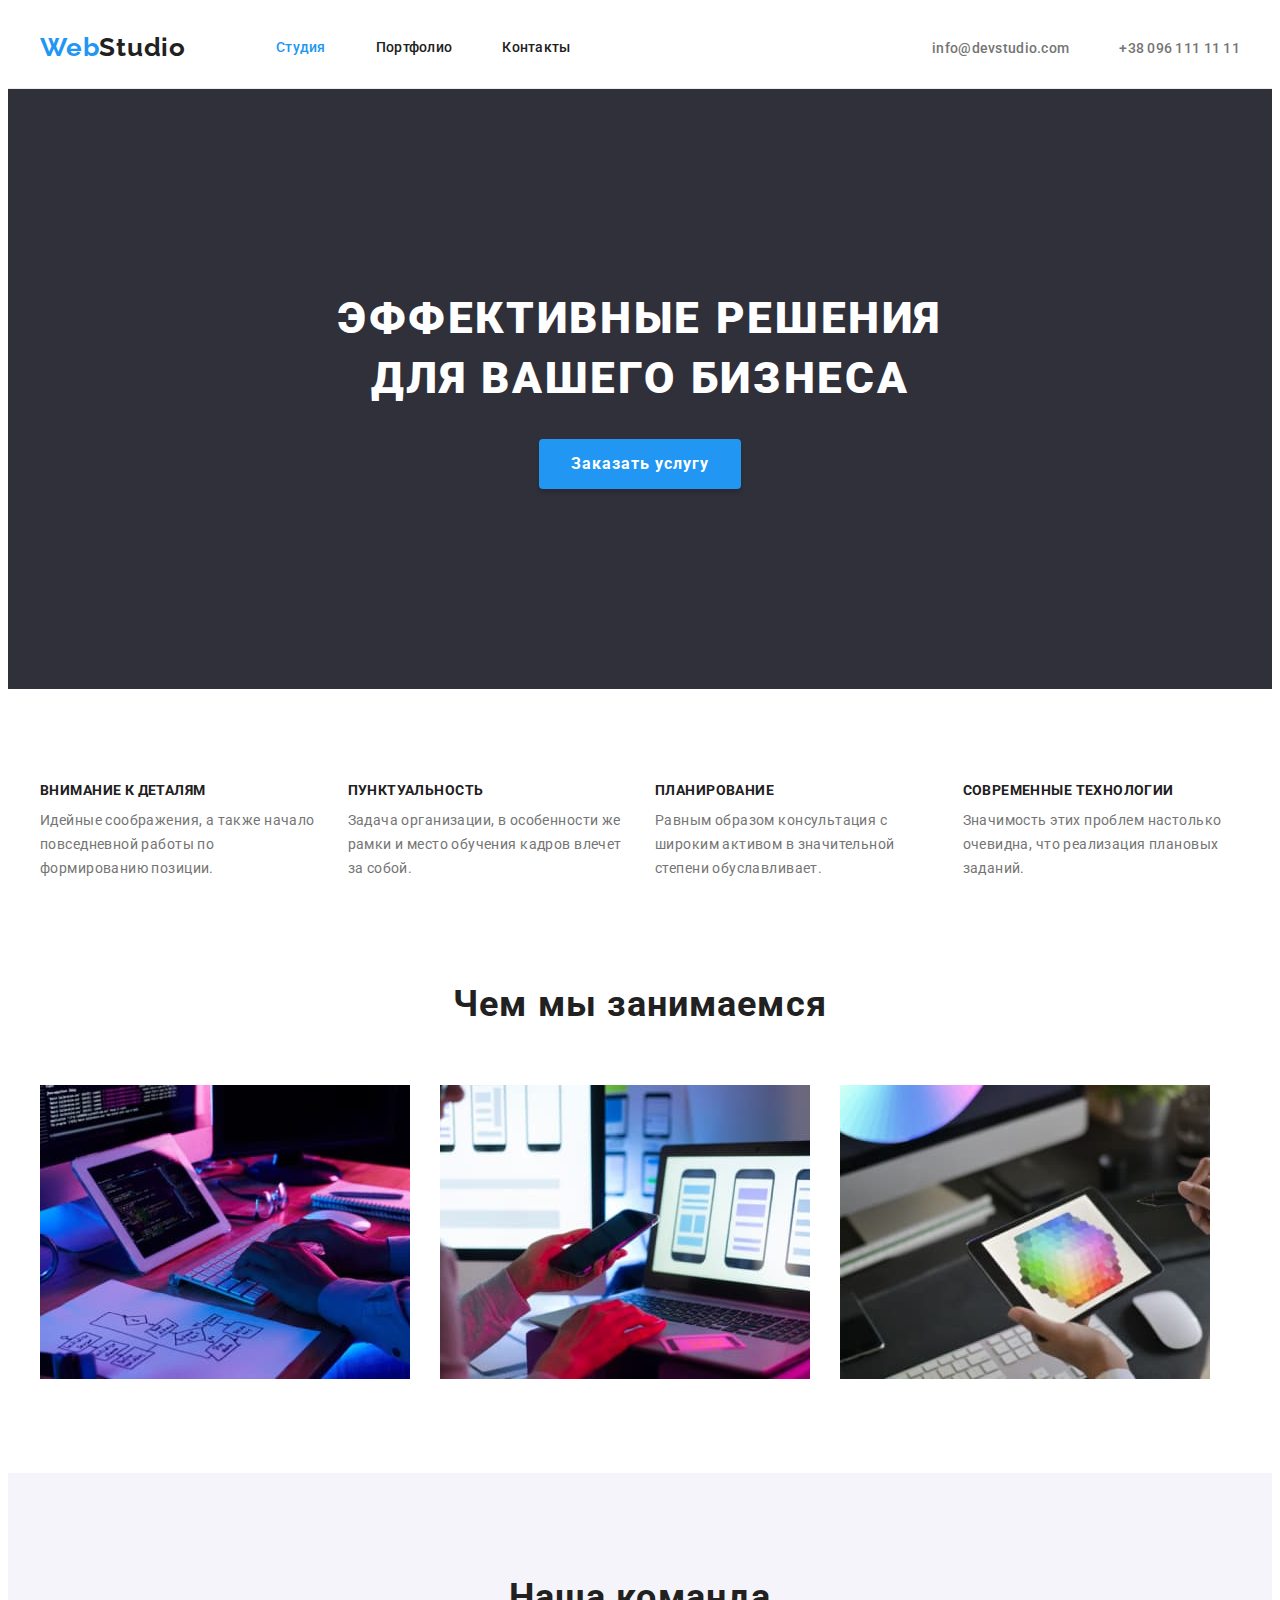
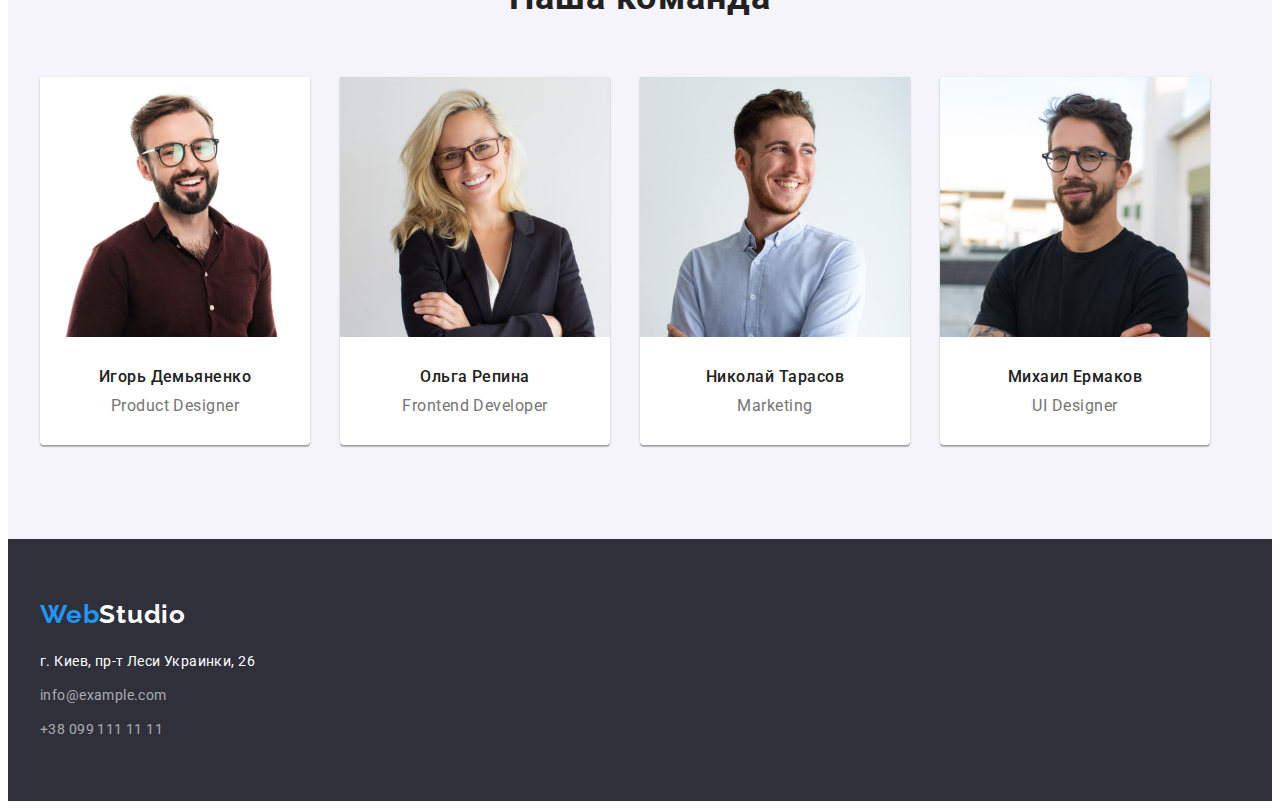
<file: index.html>
<!DOCTYPE html>
<html lang="ru">
  <head>
    <meta charset="UTF-8" />
    <meta http-equiv="X-UA-Compatible" content="IE=edge" />
    <meta name="viewport" content="width=device-width, initial-scale=1.0" />
    <title>Студия</title>
    <link rel="preconnect" href="https://fonts.googleapis.com" />
    <link rel="preconnect" href="https://fonts.gstatic.com" crossorigin />
    <link
      href="https://fonts.googleapis.com/css2?family=Raleway:wght@700&family=Roboto:wght@400;500;700;900&display=swap"
      rel="stylesheet"
    />
    <link
      rel="stylesheet"
      href="https://cdnjs.cloudflare.com/ajax/libs/modern-normalize/1.1.0/modern-normalize.min.css"
      integrity="sha512-wpPYUAdjBVSE4KJnH1VR1HeZfpl1ub8YT/NKx4PuQ5NmX2tKuGu6U/JRp5y+Y8XG2tV+wKQpNHVUX03MfMFn9Q=="
      crossorigin="anonymous"
      referrerpolicy="no-referrer"
    />
    <link rel="stylesheet" href="./css/style.css" />
  </head>
  <body>
    <header class="page-header">
      <div class="container header-container">
        <nav class="navigation">
          <a class="logo link" href="./index.html"
            >Web<span class="logo-header-second-part">Studio</span></a
          >
          <ul class="navigation-list list">
            <li class="navigation-item">
              <a class="navigation-link link current-page" href="">Студия</a>
            </li>
            <li class="navigation-item">
              <a class="navigation-link link" href="./portfolio.html"
                >Портфолио</a
              >
            </li>
            <li class="navigation-item">
              <a class="navigation-link link" href="">Контакты</a>
            </li>
          </ul>
        </nav>
        <ul class="header-contacts list">
          <li class="header-contact-item">
            <a class="header-contact-link link" href="mailto:info@devstudio.com"
              >info@devstudio.com</a
            >
          </li>
          <li class="header-contact-item">
            <a class="header-contact-link link" href="tel:+380961111111"
              >+38 096 111 11 11</a
            >
          </li>
        </ul>
      </div>
    </header>
    <main class="main-page">
      <!-- Секция Герой -->
      <section class="hero-page">
        <div class="container container-hero">
          <h1 class="hero-title title">
            Эффективные решения для вашего бизнеса
          </h1>
          <button class="modal-btn">Заказать услугу</button>
        </div>
      </section>
      <!-- О нас -->
      <section class="about-us section">
        <div class="container">
          <h2 class="title title-hidden">О нас</h2>
          <ul class="about-us-list list">
            <li class="about-us-item item">
              <h3 class="suptitle-about-us subtitile">Внимание к деталям</h3>
              <p class="section-description-about-us">
                Идейные соображения, а также начало повседневной работы по
                формированию позиции.
              </p>
            </li>
            <li class="about-us-item item">
              <h3 class="suptitle-about-us subtitile">Пунктуальность</h3>
              <p class="section-description-about-us">
                Задача организации, в особенности же рамки и место обучения
                кадров влечет за собой.
              </p>
            </li>
            <li class="about-us-item item">
              <h3 class="suptitle-about-us subtitile">Планирование</h3>
              <p class="section-description-about-us">
                Равным образом консультация с широким активом в значительной
                степени обуславливает.
              </p>
            </li>
            <li class="about-us-item item">
              <h3 class="suptitle-about-us subtitile">
                Современные технологии
              </h3>
              <p class="section-description-about-us">
                Значимость этих проблем настолько очевидна, что реализация
                плановых заданий.
              </p>
            </li>
          </ul>
        </div>
      </section>
      <!-- Чем мы занимаемся -->
      <section class="what-we-do section">
        <div class="container">
          <h2 class="title">Чем мы занимаемся</h2>
          <ul class="what-we-do-list list">
            <li class="item">
              <img
                src="./images/what-we-do/box-1.jpg"
                alt="Картинка 1"
                width="370"
              />
            </li>
            <li class="item">
              <img
                src="./images/what-we-do/box-2.jpg"
                alt="Картинка 2"
                width="370"
              />
            </li>
            <li class="item">
              <img
                src="./images/what-we-do/box-3.jpg"
                alt="Картинка 3"
                width="370"
              />
            </li>
          </ul>
        </div>
      </section>
      <!-- Наша команда -->
      <section class="our-team section">
        <div class="container">
          <h2 class="title">Наша команда</h2>
          <ul class="our-team-list list">
            <li class="team-item item">
              <img
                src="./images/our-team/member-1.jpg"
                alt="Игорь Демьяненко"
                width="270"
              />
              <div class="description-container-team">
                <h3 class="suptitle-team subtitile">Игорь Демьяненко</h3>
                <p class="section-description-team">Product Designer</p>
              </div>
            </li>
            <li class="team-item item">
              <img
                src="./images/our-team/member-2.jpg"
                alt="Ольга Репина"
                width="270"
              />
              <div class="description-container-team">
                <h3 class="suptitle-team subtitile">Ольга Репина</h3>
                <p class="section-description-team">Frontend Developer</p>
              </div>
            </li>
            <li class="team-item item">
              <img
                src="./images/our-team/member-3.jpg"
                alt="Николай Тарасов"
                width="270"
              />
              <div class="description-container-team">
                <h3 class="suptitle-team subtitile">Николай Тарасов</h3>
                <p class="section-description-team">Marketing</p>
              </div>
            </li>
            <li class="team-item item">
              <img
                src="./images/our-team/member-4.jpg"
                alt="Михаил Ермаков"
                width="270"
              />
              <div class="description-container-team">
                <h3 class="suptitle-team subtitile">Михаил Ермаков</h3>
                <p class="section-description-team">UI Designer</p>
              </div>
            </li>
          </ul>
        </div>
      </section>
    </main>
    <footer class="footer">
      <div class="container">
        <a class="logo logo-footer link" href="./index.html"
          >Web<span class="logo-footer-second-part">Studio</span></a
        >
        <address>
          <ul class="address-list list">
            <li class="address-item">
              <a
                class="address-link link"
                target="_blank"
                rel="noopener noreferrer"
                href="https://goo.gl/maps/KZXkS9zSgR6ZFsrs8"
                >г. Киев, пр-т Леси Украинки, 26</a
              >
            </li>
            <li class="address-item">
              <a
                class="address-contact-link link"
                href="mailto:info@example.com"
                >info@example.com</a
              >
            </li>
            <li class="address-item">
              <a class="address-contact-link link" href="tel:+380991111111"
                >+38 099 111 11 11</a
              >
            </li>
          </ul>
        </address>
      </div>
    </footer>
  </body>
</html>
</file>
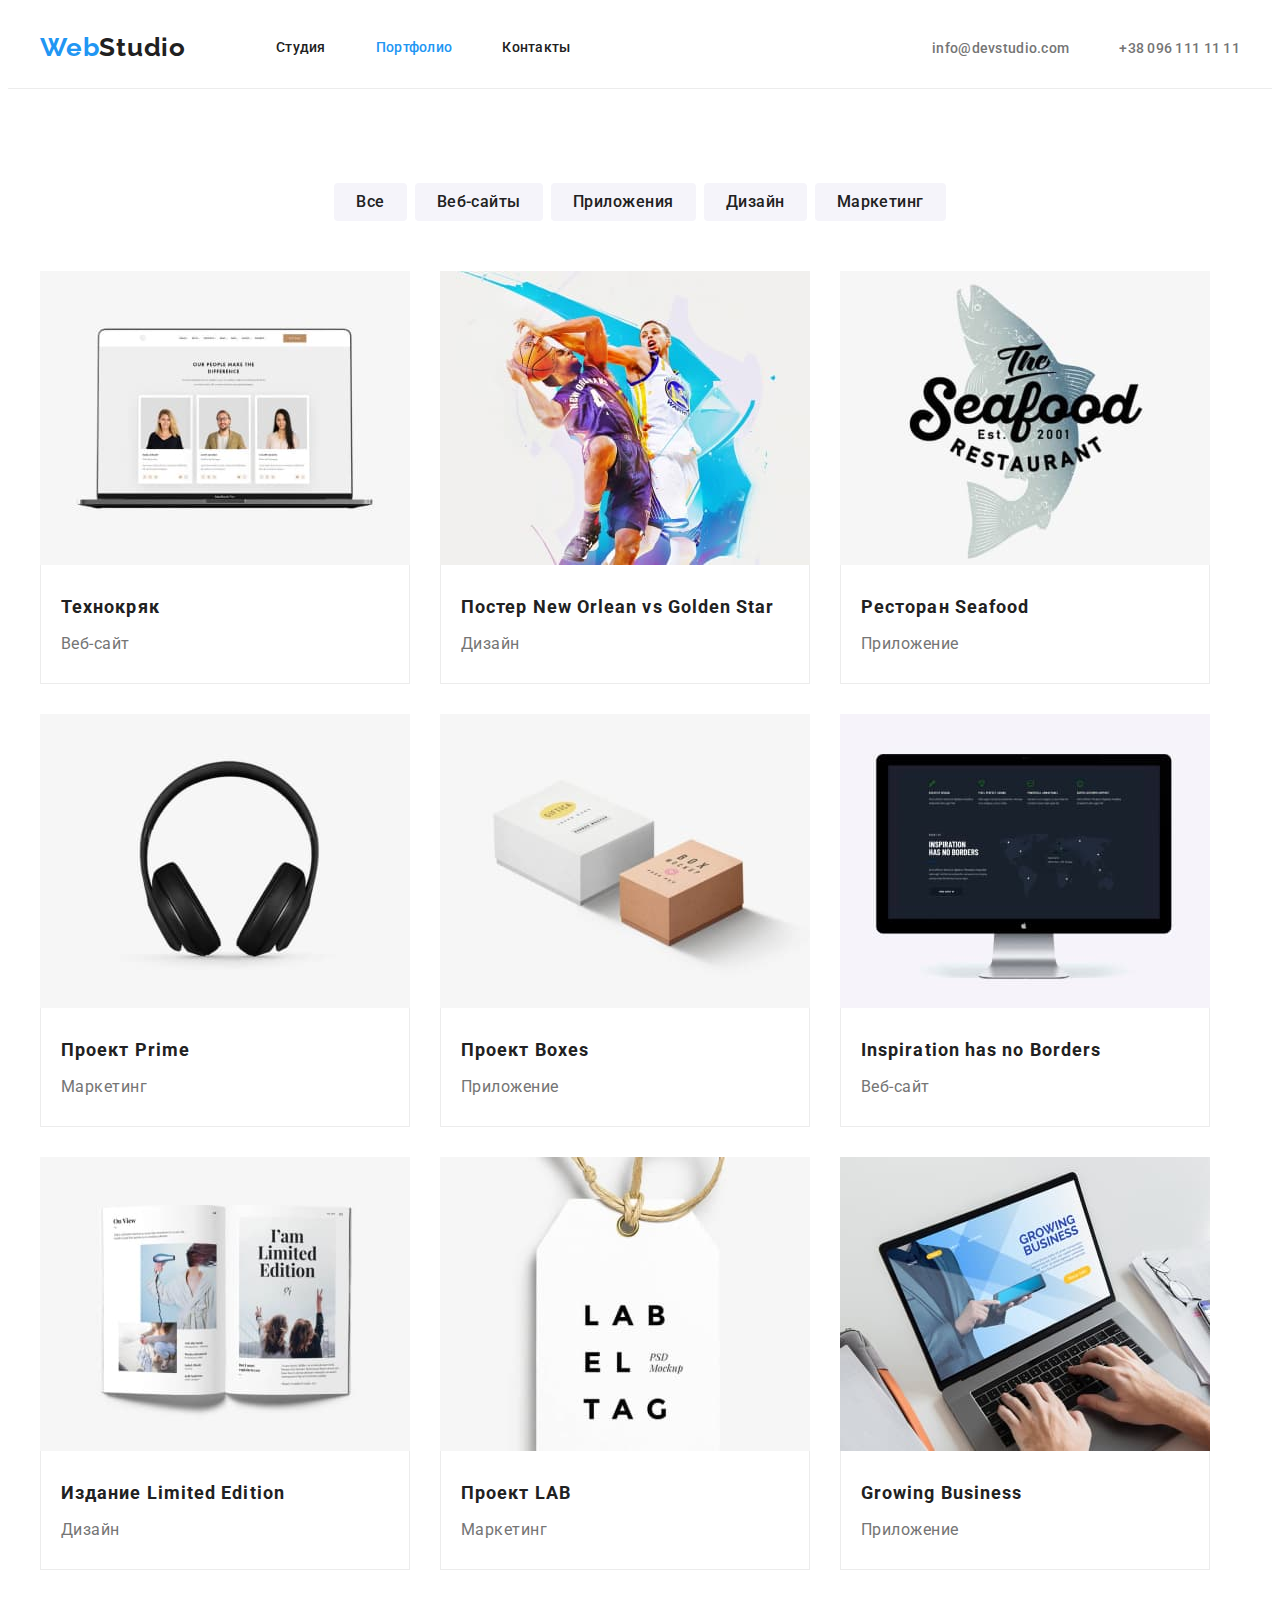
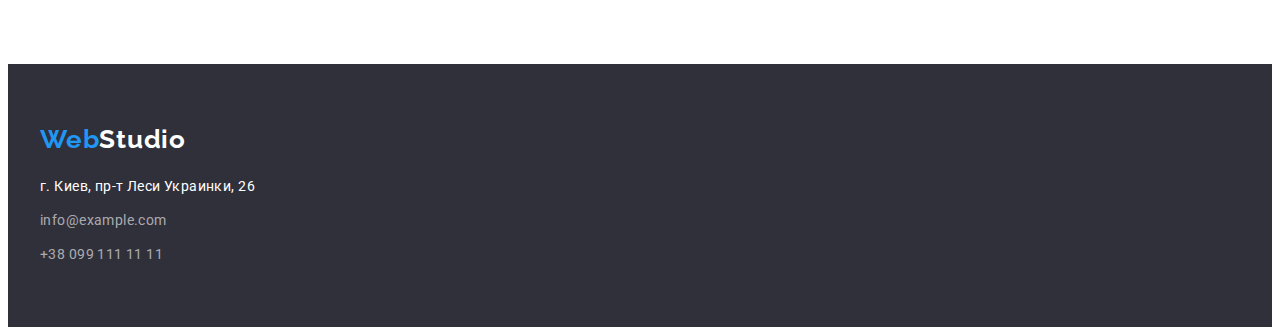
<file: portfolio.html>
<!DOCTYPE html>
<html lang="ru">
  <head>
    <meta charset="UTF-8" />
    <meta http-equiv="X-UA-Compatible" content="IE=edge" />
    <meta name="viewport" content="width=device-width, initial-scale=1.0" />
    <title>Портфолио</title>
    <link rel="preconnect" href="https://fonts.googleapis.com" />
    <link rel="preconnect" href="https://fonts.gstatic.com" crossorigin />
    <link
      href="https://fonts.googleapis.com/css2?family=Raleway:wght@700&family=Roboto:wght@400;500;700;900&display=swap"
      rel="stylesheet"
    />
    <link
      rel="stylesheet"
      href="https://cdnjs.cloudflare.com/ajax/libs/modern-normalize/1.1.0/modern-normalize.min.css"
      integrity="sha512-wpPYUAdjBVSE4KJnH1VR1HeZfpl1ub8YT/NKx4PuQ5NmX2tKuGu6U/JRp5y+Y8XG2tV+wKQpNHVUX03MfMFn9Q=="
      crossorigin="anonymous"
      referrerpolicy="no-referrer"
    />
    <link rel="stylesheet" href="./css/style.css" />
  </head>
  <body>
    <header class="page-header">
      <div class="container header-container">
        <nav class="navigation">
          <a class="logo link" href="./index.html"
            >Web<span class="logo-header-second-part">Studio</span></a
          >
          <ul class="navigation-list list">
            <li class="navigation-item">
              <a class="navigation-link link" href="./index.html">Студия</a>
            </li>
            <li class="navigation-item">
              <a
                class="navigation-link link current-page"
                href="./portfolio.html"
                >Портфолио</a
              >
            </li>
            <li class="navigation-item">
              <a class="navigation-link link" href="">Контакты</a>
            </li>
          </ul>
        </nav>
        <ul class="header-contacts list">
          <li class="header-contact-item">
            <a class="header-contact-link link" href="mailto:info@devstudio.com"
              >info@devstudio.com</a
            >
          </li>
          <li class="header-contact-item">
            <a class="header-contact-link link" href="tel:+380961111111"
              >+38 096 111 11 11</a
            >
          </li>
        </ul>
      </div>
    </header>
    <main>
      <section class="portfolio-page section">
        <div class="container">
          <h1 class="title-hidden">Примеры работ</h1>
          <ul class="portfolio-list list">
            <li class="portfolio-item">
              <button class="portfolio-btn" type="button">Все</button>
            </li>
            <li class="portfolio-item">
              <button class="portfolio-btn" type="button">Веб-сайты</button>
            </li>
            <li class="portfolio-item">
              <button class="portfolio-btn" type="button">Приложения</button>
            </li>
            <li class="portfolio-item">
              <button class="portfolio-btn" type="button">Дизайн</button>
            </li>
            <li class="portfolio-item">
              <button class="portfolio-btn" type="button">Маркетинг</button>
            </li>
          </ul>
          <ul class="portfolio-examples list">
            <li class="portfolio-examples-item">
              <a class="link" href="">
                <img
                  src="./images/portfolio/img1.jpg"
                  alt="Веб-сайт"
                  width="370"
                />
                <div class="description-container-portfolio">
                  <h2 class="suptitle-portfolio">Технокряк</h2>
                  <p class="section-description-portfolio">Веб-сайт</p>
                </div>
              </a>
            </li>
            <li class="portfolio-examples-item">
              <a class="link" href="">
                <img
                  src="./images/portfolio/img2.jpg"
                  alt="Игра в баскетбол"
                  width="370"
                />
                <div class="description-container-portfolio">
                  <h2 class="suptitle-portfolio">
                    Постер New Orlean vs Golden Star
                  </h2>
                  <p class="section-description-portfolio">Дизайн</p>
                </div>
              </a>
            </li>
            <li class="portfolio-examples-item">
              <a class="link" href="">
                <img
                  src="./images/portfolio/img3.jpg"
                  alt="Ресторан морепродуктов"
                  width="370"
                />
                <div class="description-container-portfolio">
                  <h2 class="suptitle-portfolio">Ресторан Seafood</h2>
                  <p class="section-description-portfolio">Приложение</p>
                </div>
              </a>
            </li>
            <li class="portfolio-examples-item">
              <a class="link" href="">
                <img
                  src="./images/portfolio/img4.jpg"
                  alt="Наушники"
                  width="370"
                />
                <div class="description-container-portfolio">
                  <h2 class="suptitle-portfolio">Проект Prime</h2>
                  <p class="section-description-portfolio">Маркетинг</p>
                </div>
              </a>
            </li>
            <li class="portfolio-examples-item">
              <a class="link" href="">
                <img
                  src="./images/portfolio/img5.jpg"
                  alt="Проекты"
                  width="370"
                />
                <div class="description-container-portfolio">
                  <h2 class="suptitle-portfolio">Проект Boxes</h2>
                  <p class="section-description-portfolio">Приложение</p>
                </div>
              </a>
            </li>
            <li class="portfolio-examples-item">
              <a class="link" href="">
                <img
                  src="./images/portfolio/img6.jpg"
                  alt="Компьютер"
                  width="370"
                />
                <div class="description-container-portfolio">
                  <h2 class="suptitle-portfolio">Inspiration has no Borders</h2>
                  <p class="section-description-portfolio">Веб-сайт</p>
                </div>
              </a>
            </li>
            <li class="portfolio-examples-item">
              <a class="link" href="">
                <img
                  src="./images/portfolio/img7.jpg"
                  alt="Издание"
                  width="370"
                />
                <div class="description-container-portfolio">
                  <h2 class="suptitle-portfolio">Издание Limited Edition</h2>
                  <p class="section-description-portfolio">Дизайн</p>
                </div>
              </a>
            </li>
            <li class="portfolio-examples-item">
              <a class="link" class="link" href="">
                <img
                  src="./images/portfolio/img8.jpg"
                  alt="Проект"
                  width="370"
                />
                <div class="description-container-portfolio">
                  <h2 class="suptitle-portfolio">Проект LAB</h2>
                  <p class="section-description-portfolio">Маркетинг</p>
                </div>
              </a>
            </li>
            <li class="portfolio-examples-item">
              <a class="link" href="">
                <img
                  src="./images/portfolio/img9.jpg"
                  alt="Маштабирование бизнеса"
                  width="370"
                />
                <div class="description-container-portfolio">
                  <h2 class="suptitle-portfolio">Growing Business</h2>
                  <p class="section-description-portfolio">Приложение</p>
                </div>
              </a>
            </li>
          </ul>
        </div>
      </section>
    </main>

    <footer class="footer">
      <div class="container">
        <a class="logo logo-footer link" href="./index.html"
          >Web<span class="logo-footer-second-part">Studio</span></a
        >
        <address>
          <ul class="address-list list">
            <li class="address-item">
              <a
                class="address-link link"
                target="_blank"
                rel="noopener noreferrer"
                href="https://goo.gl/maps/KZXkS9zSgR6ZFsrs8"
                >г. Киев, пр-т Леси Украинки, 26</a
              >
            </li>
            <li class="address-item">
              <a
                class="address-contact-link link"
                href="mailto:info@example.com"
                >info@example.com</a
              >
            </li>
            <li class="address-item">
              <a class="address-contact-link link" href="tel:+380991111111"
                >+38 099 111 11 11</a
              >
            </li>
          </ul>
        </address>
      </div>
    </footer>
  </body>
</html>
</file>
<file: css/style.css>
:root {
  --primary-font-family: "Roboto", sans-serif;
  --secondary-font-family: "Raleway", sans-serif;
  --primary-text-color-theme-light: #212121;
  --secondary-text-color-theme-light: #757575;
  --primary-text-color-theme-dark: #ffffff;
  --accent-color: #2196f3;
  --hero-background: #2f303a;
  --theme-light-background: #ffffff;
  --theme-dark-background: #f5f4fa;
  --border: #ececec;
}
h1,
h2,
h3,
h4,
h5,
h6,
p {
  margin-top: 0;
  margin-bottom: 0;
}

ul,
ol {
  margin-top: 0;
  margin-bottom: 0;
  padding-left: 0;
}

img {
  display: block;
}

body {
  font-family: var(--primary-font-family);
}

.link {
  text-decoration: none;
}

.list {
  list-style: none;
}

.title-hidden {
  display: none;
}
address {
  font-style: normal;
}
.section {
  padding-top: 94px;
  padding-bottom: 94px;
}

.container {
  width: 1200px;
  padding-left: 15px;
  padding-right: 15px;
  margin-left: auto;
  margin-right: auto;
}
button {
  border: 0;
}
/* ================ COMPONENTS ================  */

.title {
  margin-bottom: 50px;
  font-weight: 700;
  font-size: 36px;
  line-height: 1.67;
  text-align: center;
  letter-spacing: 0.03em;
  color: var(--primary-text-color-theme-light);
}
.subtitile {
  margin-bottom: 10px;
}

.item:not(:last-child) {
  margin-right: 30px;
}

/* ================ /COMPONENTS ================  */

/* ================ HEADER ================  */
.page-header {
  border-bottom: 1px solid var(--border);
}
.header-container {
  display: flex;
  align-items: center;
}
.navigation {
  display: flex;
}
.navigation-list {
  display: flex;
  align-items: center;
}
.header-contacts {
  display: flex;
  margin-left: auto;
}
.logo {
  margin-right: 90px;
  padding-top: 24px;
  padding-bottom: 24px;
  font-family: var(--secondary-font-family);
  font-weight: 700;
  font-size: 26px;
  line-height: 1.19;
  letter-spacing: 0.03em;
  color: var(--accent-color);
}

.logo .logo-header-second-part {
  color: var(--primary-text-color-theme-light);
}
.navigation-list > .navigation-item:not(:last-child) {
  margin-right: 50px;
}

.navigation-link {
  display: block;
  padding-top: 32px;
  padding-bottom: 32px;
  font-weight: 500;
  font-size: 14px;
  line-height: 1.14;
  letter-spacing: 0.02em;
  color: var(--primary-text-color-theme-light);
}
.current-page {
  color: var(--accent-color);
}

.navigation-link:hover,
.navigation-link:focus {
  color: var(--accent-color);
}

.header-contact-link {
  padding-top: 32px;
  padding-bottom: 32px;
  font-weight: 500;
  font-size: 14px;
  line-height: 1.14;
  letter-spacing: 0.02em;
  color: var(--secondary-text-color-theme-light);
}

.header-contact-link:hover,
.header-contact-link:focus {
  color: var(--accent-color);
}

.header-contact-item:not(:last-child) {
  margin-right: 50px;
}

/* ================ /HEADER ================  */

/* ================ HERO ================  */

.hero-title {
  max-width: 696px;
  margin-bottom: 30px;
  margin-left: auto;
  margin-right: auto;
  font-weight: 900;
  font-size: 44px;
  line-height: 1.36;
  text-align: center;
  letter-spacing: 0.06em;
  text-transform: uppercase;
  color: #ffffff;
}

.modal-btn {
  padding: 10px 32px;
  box-shadow: 0px 4px 4px rgba(0, 0, 0, 0.15);
  border-radius: 4px;
  font-weight: 700;
  font-size: 16px;
  line-height: 1.88;
  text-align: center;
  letter-spacing: 0.06em;
  background-color: var(--accent-color);
  color: #ffffff;
  font-family: inherit;
}
.modal-btn:hover,
.modal-btn:focus {
  background-color: #188ce8;
  cursor: pointer;
}

.hero-page {
  padding-bottom: 200px;
  padding-top: 200px;
  background-color: var(--hero-background);
  text-align: center;
}

/* ================ /HERO ================  */
/* ================ ABOUT US ================  */
.about-us.section {
  padding-bottom: 0;
}
.about-us-list {
  display: flex;
}
.about-us-item {
  width: calc((100% - 90px) / 4);
}
.about-us-item:not(:last-child) {
  margin-right: 30px;
}
.suptitle-about-us {
  font-weight: 700;
  font-size: 14px;
  line-height: 1.14;
  letter-spacing: 0.03em;
  text-transform: uppercase;
  color: var(--primary-text-color-theme-light);
}

.section-description-about-us {
  font-weight: 400;
  font-size: 14px;
  line-height: 1.71;
  letter-spacing: 0.03em;
  color: #757575;
}
/* ================ /ABOUT US ================  */
/* ================ WHAT WE DO ================  */
.what-we-do-list {
  display: flex;
}
.what-we-do .item {
  width: calc((100%-60) / 3);
}
/* ================ /WHAT WE DO ================  */

/* ================ OUR TEAM ================  */

.our-team {
  background-color: var(--theme-dark-background);
}
.our-team-list {
  display: flex;
}
.team-item {
  width: calc((100%-90) / 4);
  background-color: var(--theme-light-background);
  box-shadow: 0px 1px 3px rgba(0, 0, 0, 0.12), 0px 1px 1px rgba(0, 0, 0, 0.14),
    0px 2px 1px rgba(0, 0, 0, 0.2);
  border-radius: 0px 0px 4px 4px;
}
.suptitle-team {
  font-weight: 500;
  font-size: 16px;
  line-height: 1.19;
  text-align: center;
  letter-spacing: 0.03em;
  color: var(--primary-text-color-theme-light);
}
.section-description-team {
  font-weight: 400;
  font-size: 16px;
  line-height: 1.19;
  text-align: center;
  letter-spacing: 0.03em;

  color: var(--secondary-text-color-theme-light);
}

.description-container-team {
  padding-top: 30px;
  padding-bottom: 30px;
}

/* ================ /OUR TEAM ================  */

/* ================ FOOTER ================  */
.footer {
  padding-top: 60px;
  padding-bottom: 60px;
  background-color: var(--hero-background);
}
.footer .logo {
  display: inline-block;
  margin-bottom: 20px;
  padding: 0;
}

.logo-footer-second-part {
  color: var(--primary-text-color-theme-dark);
}
.address-item:not(:last-child) {
  margin-bottom: 10px;
}
.address-link {
  font-size: 14px;
  line-height: 1.71;
  letter-spacing: 0.03em;
  color: var(--primary-text-color-theme-dark);
}

.address-contact-link {
  font-size: 14px;
  line-height: 1.71;
  letter-spacing: 0.03em;
  color: rgba(255, 255, 255, 0.6);
}
/* ================ /FOOTER ================  */

/* ================ PORTFOLIO ================  */
.portfolio-list {
  display: flex;
  /* margin-left: auto;
    margin-right: auto; */
  justify-content: center;
  margin-bottom: 50px;
}

.portfolio-item:not(:last-child) {
  margin-right: 8px;
}

.portfolio-btn {
  padding: 6px 22px;
  border-radius: 4px;
  font-weight: 500;
  font-size: 16px;
  line-height: 1.63;
  text-align: center;
  letter-spacing: 0.03em;
  color: var(--primary-text-color-theme-light);
  background-color: var(--theme-dark-background);
  font-family: inherit;
}

.portfolio-btn:hover,
.portfolio-btn:focus {
  color: var(--primary-text-color-theme-dark);
  background-color: var(--accent-color);
  cursor: pointer;
  box-shadow: 0px 3px 1px rgba(0, 0, 0, 0.1), 0px 1px 2px rgba(0, 0, 0, 0.08),
    0px 2px 2px rgba(0, 0, 0, 0.12);
}

.portfolio-examples {
  display: flex;
  flex-wrap: wrap;
}
.portfolio-examples-item {
  width: calc((100%- 60) / 3);
}
.portfolio-examples-item:hover,
.portfolio-examples-item:focus {
  box-shadow: 0px 4px 4px rgba(0, 0, 0, 0.25);
}
.portfolio-examples-item:not(:nth-child(3n)) {
  margin-right: 30px;
}

.portfolio-examples-item:not(:nth-last-child(-n + 3)) {
  margin-bottom: 30px;
}

.suptitle-portfolio {
  margin-bottom: 4px;
  font-weight: 700;
  font-size: 18px;
  line-height: 2;
  letter-spacing: 0.06em;
  color: var(--primary-text-color-theme-light);
}

.section-description-portfolio {
  font-weight: 400;
  font-size: 16px;
  line-height: 1.88;
  letter-spacing: 0.03em;
  color: var(--secondary-text-color-theme-light);
}

.description-container-portfolio {
  padding: 24px 20px;
  border: 1px solid var(--border);
  border-top: none;
}
</file>
